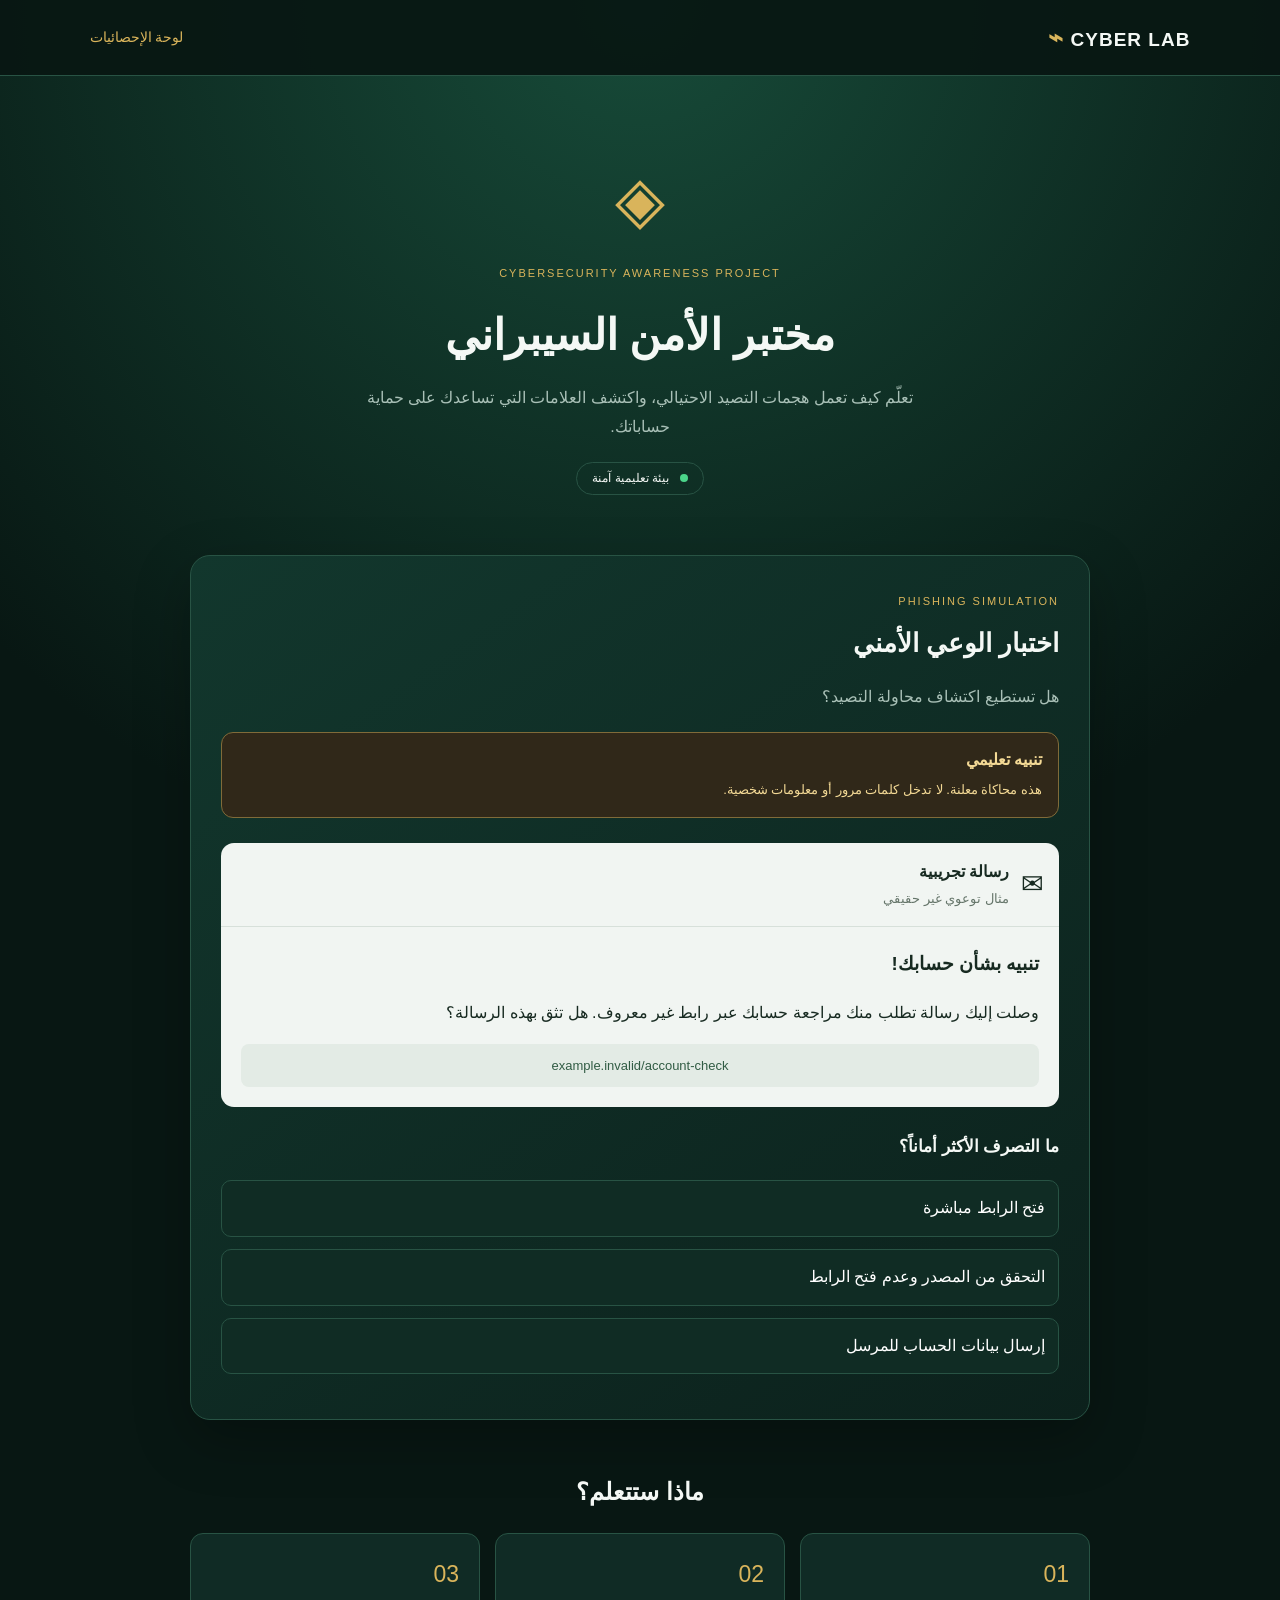
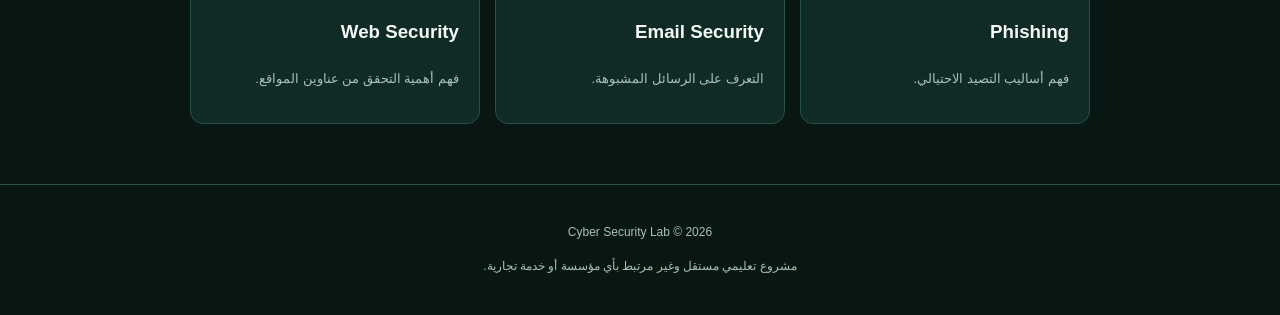
<file: index.html>
<!DOCTYPE html>
<html lang="ar" dir="rtl">
<head>
<meta charset="UTF-8">
<meta name="viewport" content="width=device-width, initial-scale=1.0">
<meta name="theme-color" content="#0b211b">
<meta name="description" content="مختبر تعليمي للتوعية بالتصيد الاحتيالي والأمن السيبراني">
<title>Cyber Security Lab</title>
<link rel="stylesheet" href="style.css">
</head>
<body>

<header class="header">
  <a class="logo" href="index.html">
    <span class="logo-icon">⌁</span>
    CYBER LAB
  </a>
  <a class="dashboard-link" href="dashboard.html">لوحة الإحصائيات</a>
</header>

<main>
  <section class="hero">
    <div class="shield">◈</div>
    <span class="eyebrow">CYBERSECURITY AWARENESS PROJECT</span>
    <h1>مختبر الأمن السيبراني</h1>
    <p class="subtitle">
      تعلّم كيف تعمل هجمات التصيد الاحتيالي،
      واكتشف العلامات التي تساعدك على حماية حساباتك.
    </p>
    <div class="status">
      <span class="dot"></span>
      بيئة تعليمية آمنة
    </div>
  </section>

  <section class="simulation card">
    <span class="section-label">PHISHING SIMULATION</span>
    <h2>اختبار الوعي الأمني</h2>
    <p>هل تستطيع اكتشاف محاولة التصيد؟</p>

    <div class="warning">
      <strong>تنبيه تعليمي</strong>
      <p>هذه محاكاة معلنة. لا تدخل كلمات مرور أو معلومات شخصية.</p>
    </div>

    <div class="scenario">
      <div class="message-head">
        <span class="message-icon">✉</span>
        <div>
          <strong>رسالة تجريبية</strong>
          <small>مثال توعوي غير حقيقي</small>
        </div>
      </div>

      <div class="message-body">
        <h3>تنبيه بشأن حسابك!</h3>
        <p>
          وصلت إليك رسالة تطلب منك مراجعة حسابك عبر رابط غير معروف.
          هل تثق بهذه الرسالة؟
        </p>
        <div class="fake-url">example.invalid/account-check</div>
      </div>
    </div>

    <h3 class="question">ما التصرف الأكثر أماناً؟</h3>

    <div class="choices">
      <button class="choice" data-answer="wrong">
        فتح الرابط مباشرة
      </button>
      <button class="choice" data-answer="correct">
        التحقق من المصدر وعدم فتح الرابط
      </button>
      <button class="choice" data-answer="wrong">
        إرسال بيانات الحساب للمرسل
      </button>
    </div>

    <div id="feedback" class="feedback" aria-live="polite"></div>

    <button id="reset" class="reset-btn" hidden>
      إعادة الاختبار
    </button>
  </section>

  <section class="features">
    <h2>ماذا ستتعلم؟</h2>
    <div class="feature-grid">
      <article class="feature">
        <span>01</span>
        <h3>Phishing</h3>
        <p>فهم أساليب التصيد الاحتيالي.</p>
      </article>
      <article class="feature">
        <span>02</span>
        <h3>Email Security</h3>
        <p>التعرف على الرسائل المشبوهة.</p>
      </article>
      <article class="feature">
        <span>03</span>
        <h3>Web Security</h3>
        <p>فهم أهمية التحقق من عناوين المواقع.</p>
      </article>
    </div>
  </section>
</main>

<footer>
  <p>Cyber Security Lab © 2026</p>
  <p>مشروع تعليمي مستقل وغير مرتبط بأي مؤسسة أو خدمة تجارية.</p>
</footer>

<script src="script.js"></script>
</body>
</html>
</file>
<file: style.css>
:root {
  --bg: #081713;
  --panel: #102b25;
  --green: #145c43;
  --gold: #d9b45b;
  --text: #f4f8f5;
  --muted: #a9c0b7;
  --border: #285344;
}

* {
  box-sizing: border-box;
}

body {
  margin: 0;
  background:
    radial-gradient(circle at 50% 0%, #174b39, transparent 45%),
    var(--bg);
  color: var(--text);
  font-family: Arial, sans-serif;
  line-height: 1.8;
}

a {
  color: inherit;
  text-decoration: none;
}

.header {
  min-height: 75px;
  padding: 15px 7%;
  display: flex;
  justify-content: space-between;
  align-items: center;
  border-bottom: 1px solid var(--border);
  background: #081713eF;
}

.logo {
  font-size: 19px;
  font-weight: bold;
  letter-spacing: 1px;
  direction: ltr;
}

.logo-icon {
  color: var(--gold);
  font-size: 25px;
}

.dashboard-link {
  color: var(--gold);
  font-size: 14px;
}

main {
  width: min(900px, 92%);
  margin: auto;
}

.hero {
  text-align: center;
  padding: 65px 10px 40px;
}

.shield {
  font-size: 65px;
  color: var(--gold);
}

.eyebrow,
.section-label {
  color: var(--gold);
  font-size: 11px;
  letter-spacing: 2px;
}

.hero h1 {
  font-size: clamp(28px, 6vw, 43px);
  margin: 10px 0;
}

.subtitle {
  color: var(--muted);
  max-width: 570px;
  margin: auto;
}

.status {
  display: inline-block;
  margin-top: 20px;
  padding: 5px 15px;
  border: 1px solid var(--border);
  border-radius: 30px;
  font-size: 12px;
}

.dot {
  display: inline-block;
  width: 8px;
  height: 8px;
  border-radius: 50%;
  background: #4bd58a;
  margin-left: 7px;
}

.card {
  background: linear-gradient(145deg, #12372d, #0c211c);
  border: 1px solid var(--border);
  border-radius: 20px;
  padding: 30px;
  margin: 20px 0 50px;
  box-shadow: 0 20px 55px #0004;
}

.card h2 {
  margin: 5px 0;
  font-size: 26px;
}

.card > p {
  color: var(--muted);
}

.warning {
  background: #302819;
  border: 1px solid #806b39;
  padding: 13px 16px;
  border-radius: 12px;
  margin: 20px 0;
  color: #f3d995;
}

.warning p {
  margin: 3px 0;
  font-size: 13px;
}

.scenario {
  background: #f1f5f2;
  color: #172a21;
  border-radius: 13px;
  overflow: hidden;
  margin: 25px 0;
}

.message-head {
  padding: 15px;
  display: flex;
  align-items: center;
  gap: 12px;
  border-bottom: 1px solid #d7e0da;
}

.message-icon {
  font-size: 27px;
}

.message-head small {
  display: block;
  color: #65756a;
}

.message-body {
  padding: 20px;
}

.message-body h3 {
  margin-top: 0;
}

.fake-url {
  direction: ltr;
  text-align: center;
  background: #e3ebe5;
  padding: 10px;
  border-radius: 8px;
  font-size: 13px;
  color: #315c44;
}

.question {
  font-size: 17px;
}

.choices {
  display: grid;
  gap: 12px;
}

.choice,
.reset-btn {
  font: inherit;
  padding: 13px;
  border-radius: 10px;
  cursor: pointer;
}

.choice {
  background: #102c24;
  color: white;
  border: 1px solid var(--border);
  text-align: right;
}

.choice:hover {
  border-color: var(--gold);
}

.choice:disabled {
  opacity: .65;
  cursor: default;
}

.feedback {
  margin-top: 15px;
  font-size: 14px;
}

.reset-btn {
  background: var(--gold);
  color: #15251c;
  border: none;
  margin-top: 15px;
}

.features {
  margin-bottom: 60px;
}

.features > h2 {
  text-align: center;
}

.feature-grid {
  display: grid;
  grid-template-columns: repeat(3, 1fr);
  gap: 15px;
}

.feature {
  padding: 20px;
  background: var(--panel);
  border: 1px solid var(--border);
  border-radius: 13px;
}

.feature span {
  color: var(--gold);
  font-size: 23px;
}

.feature h3 {
  direction: ltr;
  text-align: right;
}

.feature p {
  color: var(--muted);
  font-size: 13px;
}

footer {
  text-align: center;
  padding: 25px;
  border-top: 1px solid var(--border);
  color: var(--muted);
  font-size: 12px;
}

@media(max-width:600px) {
  .card {
    padding: 20px;
  }

  .feature-grid {
    grid-template-columns: 1fr;
  }

  .hero {
    padding-top: 40px;
  }
}
</file>
